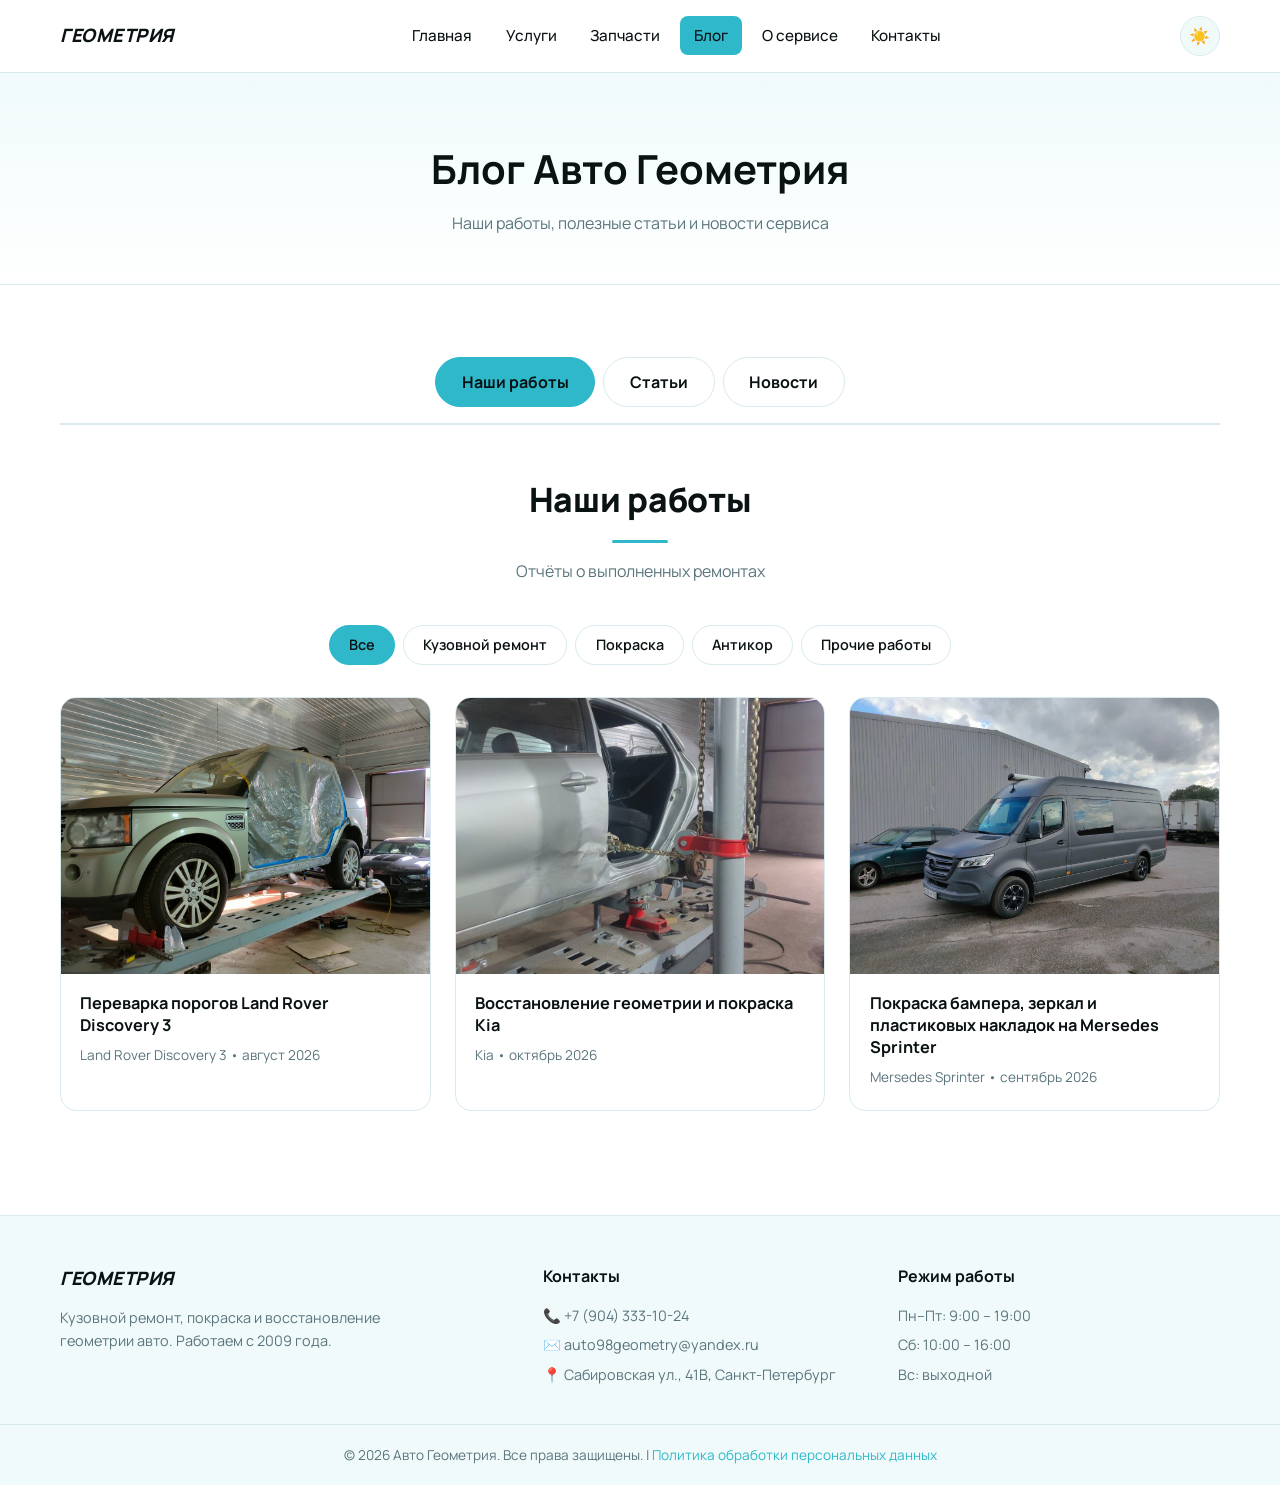
<file: blog.html>
<!DOCTYPE html>
<html lang="ru" data-theme="dark">
<head>
<meta charset="UTF-8">
<meta name="viewport" content="width=device-width, initial-scale=1.0">
<title>Блог — Авто Геометрия</title>
<link rel="preconnect" href="https://fonts.googleapis.com">
<link rel="preconnect" href="https://fonts.gstatic.com" crossorigin>
<link href="https://fonts.googleapis.com/css2?family=Manrope:wght@400;500;600;700;800&display=swap" rel="stylesheet">
<link rel="stylesheet" href="css/style.css">
</head>
<body>

<header class="header">
  <nav class="nav container">
    <a href="index.html" class="logo">ГЕОМЕТРИЯ</a>
    <ul class="nav-menu" id="navMenu">
      <li><a href="index.html" class="nav-link">Главная</a></li>
      <li><a href="services.html" class="nav-link">Услуги</a></li>
      <li><a href="parts.html" class="nav-link">Запчасти</a></li>
      <li><a href="blog.html" class="nav-link active">Блог</a></li>
      <li><a href="about.html" class="nav-link">О сервисе</a></li>
      <li><a href="contacts.html" class="nav-link">Контакты</a></li>
    </ul>
    <div class="nav-actions">
      <button class="theme-toggle" id="themeToggle" aria-label="Переключить тему"><span class="theme-icon">🌙</span></button>
      <button class="burger" id="burger" aria-label="Меню"><span></span><span></span><span></span></button>
    </div>
  </nav>
</header>

<main>

  <section class="page-hero">
    <div class="container">
      <h1>Блог Авто Геометрия</h1>
      <p>Наши работы, полезные статьи и новости сервиса</p>
    </div>
  </section>

  <section class="section">
    <div class="container">

      <div class="blog-tabs">
        <button class="blog-tab active" data-tab="tab-works">Наши работы</button>
        <button class="blog-tab" data-tab="tab-articles">Статьи</button>
        <button class="blog-tab" data-tab="tab-news">Новости</button>
      </div>

      <div class="blog-section active" id="tab-works">
        <h2 class="section-title">Наши работы</h2>
        <p class="section-sub">Отчёты о выполненных ремонтах</p>

        <div class="filter-tabs" id="workFilters">
          <button class="filter-btn active" data-filter="all">Все</button>
          <button class="filter-btn" data-filter="body">Кузовной ремонт</button>
          <button class="filter-btn" data-filter="paint">Покраска</button>
          <button class="filter-btn" data-filter="anticor">Антикор</button>
          <button class="filter-btn" data-filter="other">Прочие работы</button>
        </div>

        <div class="grid grid-works" id="worksGrid">
          <p style="grid-column:1/-1;text-align:center;color:var(--text-muted);padding:2rem;">Загрузка работ…</p>
        </div>
      </div>

      <div class="blog-section" id="tab-articles">
        <h2 class="section-title">Полезные статьи</h2>
        <p class="section-sub">Советы по кузовному ремонту, покраске и уходу за авто</p>
        <div class="grid grid-works">
          <p style="grid-column:1/-1;text-align:center;color:var(--text-muted);padding:2rem;">Статьи появятся здесь совсем скоро.</p>
        </div>
      </div>

      <div class="blog-section" id="tab-news">
        <h2 class="section-title">Новости сервиса</h2>
        <p class="section-sub">Акции, обновления оборудования и события</p>
        <div class="grid grid-works">
          <p style="grid-column:1/-1;text-align:center;color:var(--text-muted);padding:2rem;">Новости появятся здесь совсем скоро.</p>
        </div>
      </div>

    </div>
  </section>

</main>

<footer class="footer">
  <div class="container footer-grid">
    <div>
      <div class="logo">ГЕОМЕТРИЯ</div>
      <p class="footer-text">Кузовной ремонт, покраска и восстановление геометрии авто. Работаем с 2009 года.</p>
    </div>
    <div>
      <h4>Контакты</h4>
      <p>📞 <a href="tel:+79043331024" data-contact="phoneLink">+7 (904) 333-10-24</a></p>
      <p>✉️ <a href="mailto:auto98geometry@yandex.ru" data-contact="emailLink">auto98geometry@yandex.ru</a></p>
      <p>📍 <span data-contact="address">Сабировская ул., 41В, Санкт-Петербург</span></p>
    </div>
    <div>
      <h4>Режим работы</h4>
      <div data-contact="workHours">
        <p>Пн–Пт: 9:00 – 19:00</p>
        <p>Сб: 10:00 – 16:00</p>
        <p>Вс: выходной</p>
      </div>
    </div>
  </div>
  <div class="footer-bottom">
    © 2026 Авто Геометрия. Все права защищены. | <a href="index.html#privacy" style="color:var(--accent);">Политика обработки персональных данных</a>
  </div>
</footer>

<script src="js/script.js"></script>
<script>
(function initBlog() {
  document.querySelectorAll('.blog-tab').forEach(tab => {
    tab.addEventListener('click', () => {
      document.querySelectorAll('.blog-tab').forEach(t => t.classList.remove('active'));
      document.querySelectorAll('.blog-section').forEach(s => s.classList.remove('active'));
      tab.classList.add('active');
      document.getElementById(tab.dataset.tab).classList.add('active');
    });
  });

  fetch('data/works.json?v=' + Date.now())
    .then(r => r.json())
    .then(data => {
      const grid = document.getElementById('worksGrid');
      const items = (data.items || []).sort((a, b) => b.id - a.id);
      if (!items.length) {
        grid.innerHTML = '<p style="grid-column:1/-1;text-align:center;color:var(--text-muted);padding:2rem;">Работ пока нет.</p>';
        return;
      }
      grid.innerHTML = items.map(w => {
        const img = w.images && w.images[0]
          ? `<img src="${w.images[0]}" alt="${escapeHtml(w.title)}" loading="lazy">`
          : `<div class="img-placeholder">📐</div>`;
        return `
          <a href="work.html?id=${w.id}" class="work-card" data-category="${w.category}">
            ${img}
            <div class="work-caption">
              <h3>${escapeHtml(w.title)}</h3>
              <span>${escapeHtml(w.car)} • ${escapeHtml((w.date || '').toLowerCase())}</span>
            </div>
          </a>`;
      }).join('');

      document.querySelectorAll('#workFilters .filter-btn').forEach(btn => {
        btn.addEventListener('click', () => {
          const filter = btn.dataset.filter;
          document.querySelectorAll('#workFilters .filter-btn').forEach(b => b.classList.remove('active'));
          btn.classList.add('active');
          grid.querySelectorAll('.work-card').forEach(card => {
            const cat = card.dataset.category;
            if (filter === 'all' || cat === filter) card.classList.remove('hidden');
            else card.classList.add('hidden');
          });
        });
      });
    })
    .catch(err => {
      document.getElementById('worksGrid').innerHTML =
        '<p style="grid-column:1/-1;text-align:center;color:var(--danger);padding:2rem;">Не удалось загрузить работы</p>';
      console.error(err);
    });

  function escapeHtml(s) {
    return String(s || '').replace(/&/g, '&amp;').replace(/</g, '&lt;')
      .replace(/>/g, '&gt;').replace(/"/g, '&quot;').replace(/'/g, '&#39;');
  }
})();
</script>
</body>
</html>
</file>
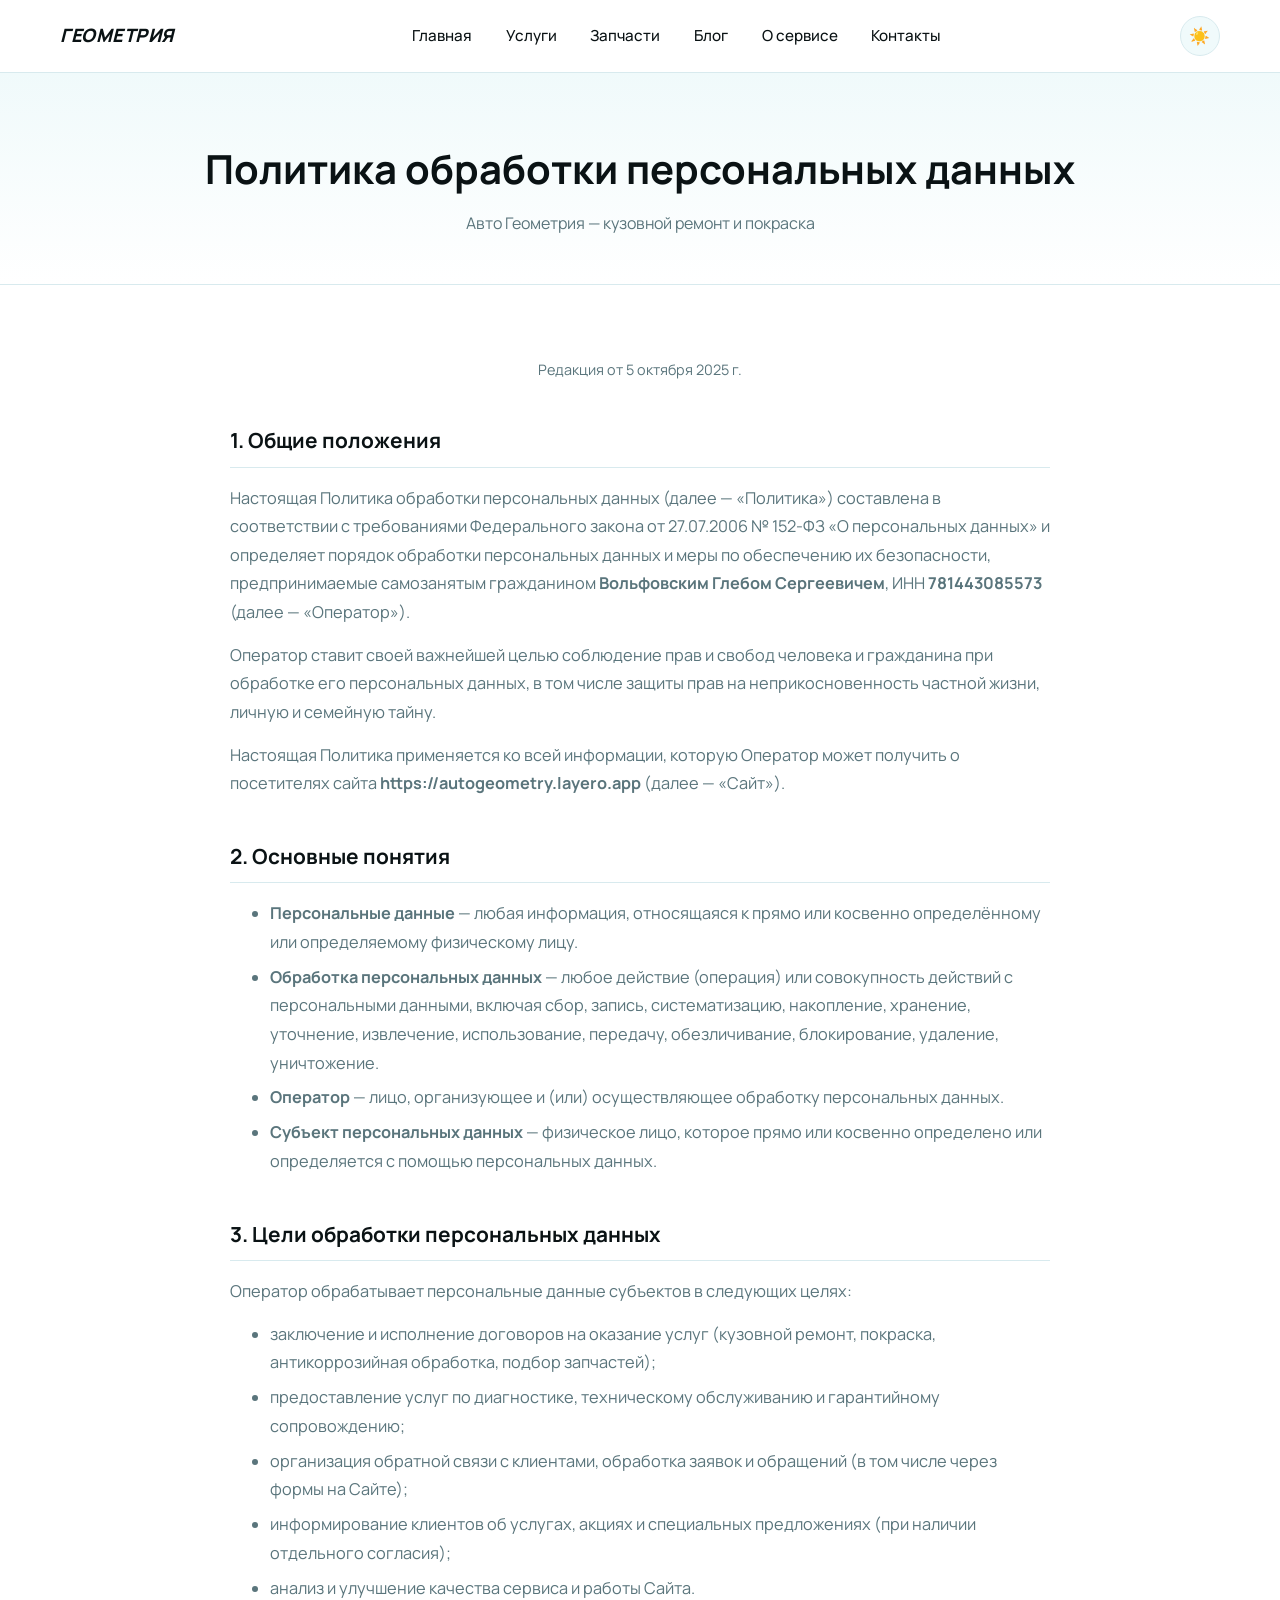
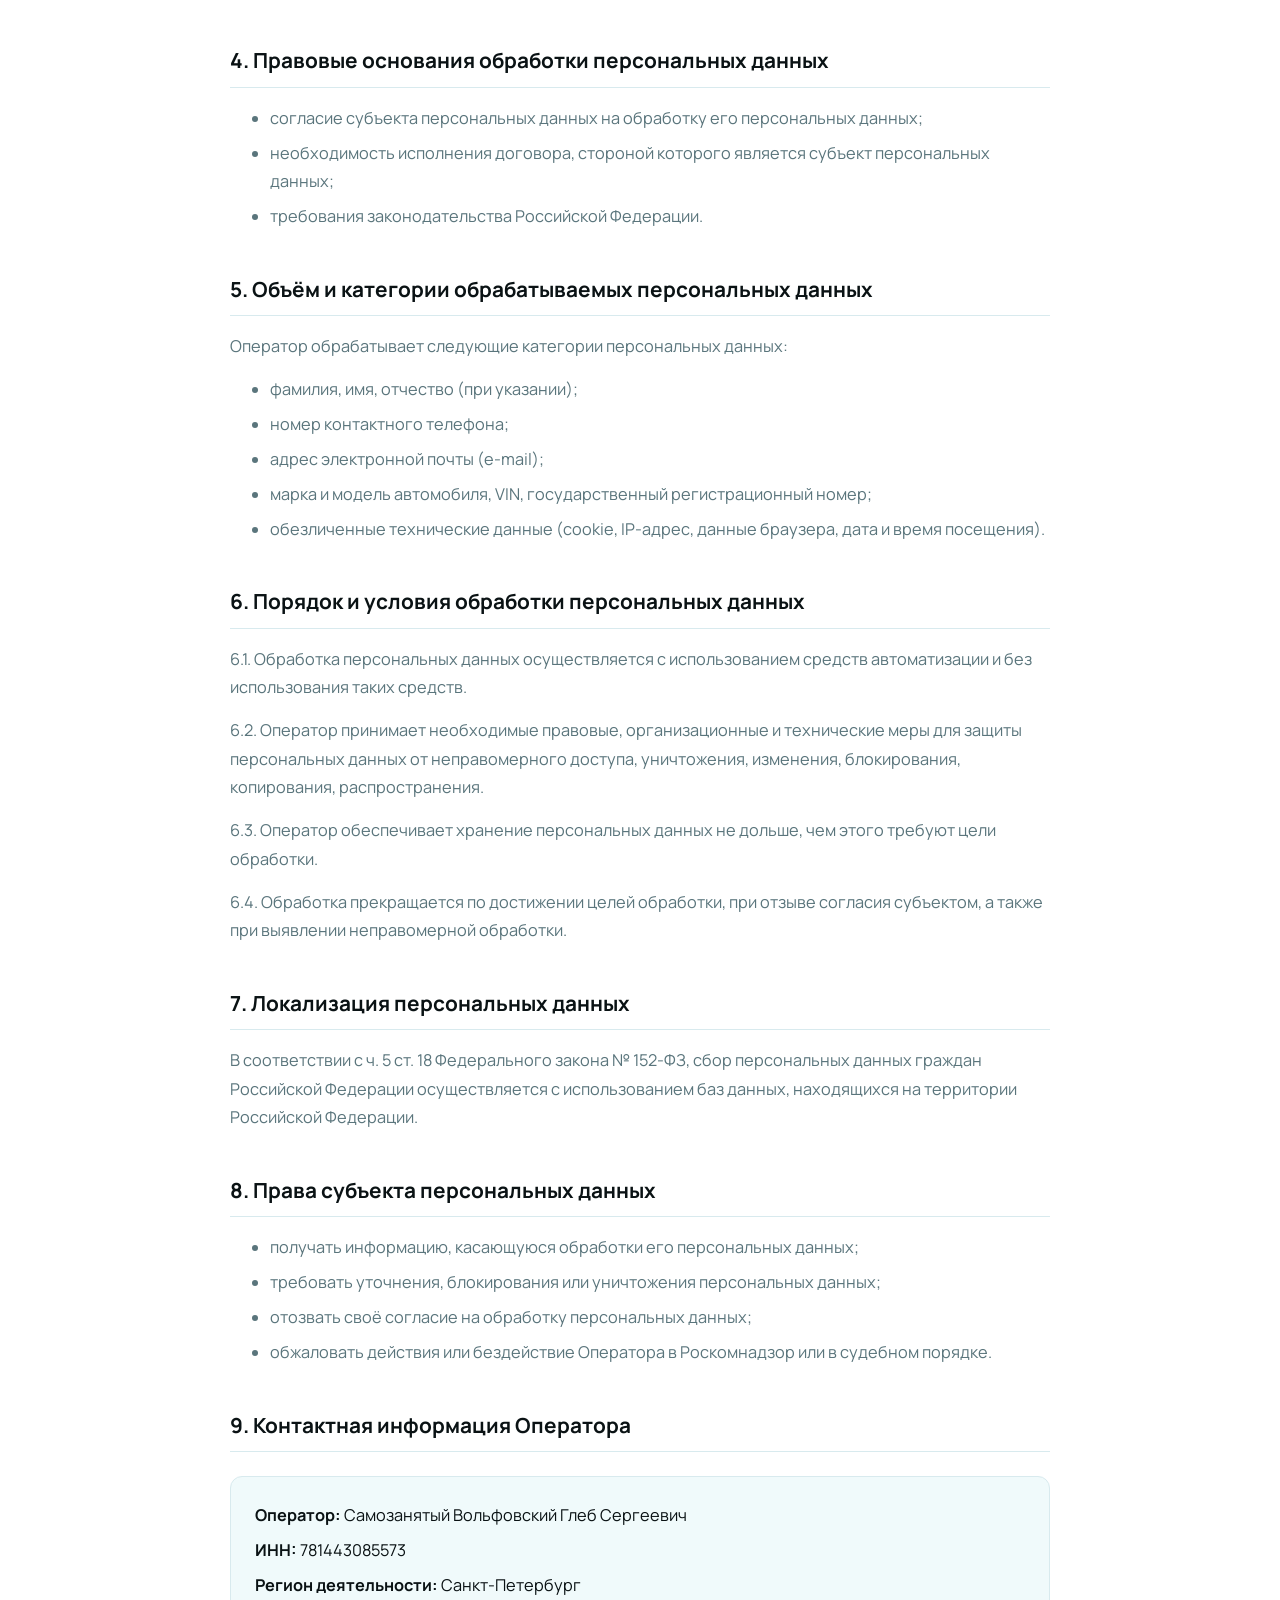
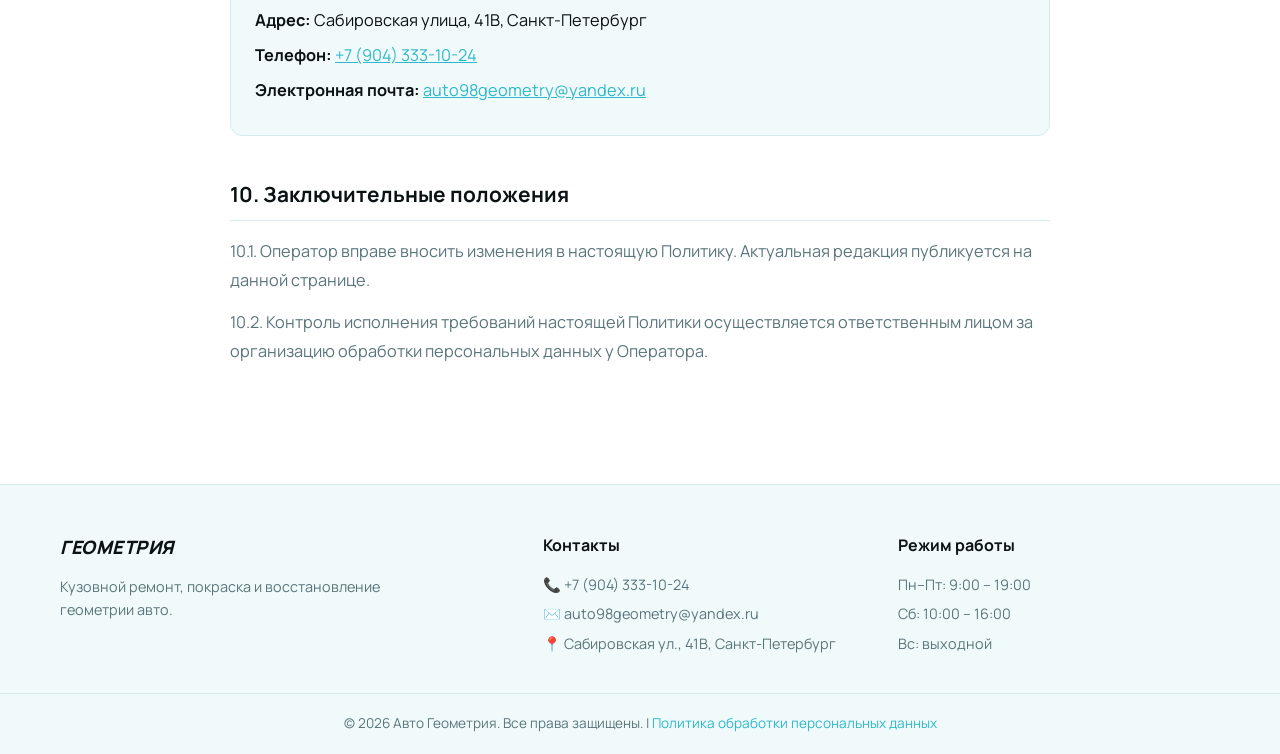
<file: privasy.html>
<!DOCTYPE html>
<html lang="ru" data-theme="dark">
<head>
<meta charset="UTF-8">
<meta name="viewport" content="width=device-width, initial-scale=1.0">
<title>Политика обработки персональных данных — Авто Геометрия</title>
<meta name="robots" content="noindex, follow">
<link rel="preconnect" href="https://fonts.googleapis.com">
<link rel="preconnect" href="https://fonts.gstatic.com" crossorigin>
<link href="https://fonts.googleapis.com/css2?family=Manrope:wght@400;500;600;700;800&display=swap" rel="stylesheet">
<link rel="stylesheet" href="css/style.css">
<style>
  .privacy-content { max-width: 820px; margin: 0 auto; font-size: 1.02rem; line-height: 1.75; }
  .privacy-content h2 { font-size: 1.3rem; margin: 2.5rem 0 1rem; color: var(--text); padding-bottom: 0.5rem; border-bottom: 1px solid var(--border); }
  .privacy-content p { color: var(--text-muted); margin-bottom: 0.9rem; }
  .privacy-content ul { color: var(--text-muted); margin: 0.5rem 0 1rem 1.3rem; }
  .privacy-content li { margin-bottom: 0.4rem; }
  .privacy-content a { color: var(--accent); text-decoration: underline; }
  .privacy-content .requisites { background: var(--bg-alt); border: 1px solid var(--border); border-radius: 12px; padding: 1.5rem; margin: 1.5rem 0; }
  .privacy-content .requisites p { margin-bottom: 0.4rem; color: var(--text); }
  .privacy-meta { text-align: center; color: var(--text-muted); font-size: 0.9rem; margin-bottom: 2rem; }
</style>
</head>
<body>

<header class="header">
  <nav class="nav container">
    <a href="index.html" class="logo">ГЕО<span>МЕТРИЯ</span></a>
    <ul class="nav-menu" id="navMenu">
      <li><a href="index.html" class="nav-link">Главная</a></li>
      <li><a href="services.html" class="nav-link">Услуги</a></li>
      <li><a href="parts.html" class="nav-link">Запчасти</a></li>
      <li><a href="blog.html" class="nav-link">Блог</a></li>
      <li><a href="about.html" class="nav-link">О сервисе</a></li>
      <li><a href="contacts.html" class="nav-link">Контакты</a></li>
    </ul>
    <div class="nav-actions">
      <button class="theme-toggle" id="themeToggle" aria-label="Переключить тему"><span class="theme-icon">🌙</span></button>
      <button class="burger" id="burger" aria-label="Меню"><span></span><span></span><span></span></button>
    </div>
  </nav>
</header>

<main>
  <section class="page-hero">
    <div class="container">
      <h1>Политика обработки персональных данных</h1>
      <p>Авто Геометрия — кузовной ремонт и покраска</p>
    </div>
  </section>

  <section class="section">
    <div class="container">
      <div class="privacy-content">

        <p class="privacy-meta">Редакция от 5 октября 2025 г.</p>

        <h2>1. Общие положения</h2>
        <p>Настоящая Политика обработки персональных данных (далее — «Политика») составлена в соответствии с требованиями Федерального закона от 27.07.2006 № 152-ФЗ «О персональных данных» и определяет порядок обработки персональных данных и меры по обеспечению их безопасности, предпринимаемые самозанятым гражданином <strong>Вольфовским Глебом Сергеевичем</strong>, ИНН <strong>781443085573</strong> (далее — «Оператор»).</p>
        <p>Оператор ставит своей важнейшей целью соблюдение прав и свобод человека и гражданина при обработке его персональных данных, в том числе защиты прав на неприкосновенность частной жизни, личную и семейную тайну.</p>
        <p>Настоящая Политика применяется ко всей информации, которую Оператор может получить о посетителях сайта <strong>https://autogeometry.layero.app</strong> (далее — «Сайт»).</p>

        <h2>2. Основные понятия</h2>
        <ul>
          <li><strong>Персональные данные</strong> — любая информация, относящаяся к прямо или косвенно определённому или определяемому физическому лицу.</li>
          <li><strong>Обработка персональных данных</strong> — любое действие (операция) или совокупность действий с персональными данными, включая сбор, запись, систематизацию, накопление, хранение, уточнение, извлечение, использование, передачу, обезличивание, блокирование, удаление, уничтожение.</li>
          <li><strong>Оператор</strong> — лицо, организующее и (или) осуществляющее обработку персональных данных.</li>
          <li><strong>Субъект персональных данных</strong> — физическое лицо, которое прямо или косвенно определено или определяется с помощью персональных данных.</li>
        </ul>

        <h2>3. Цели обработки персональных данных</h2>
        <p>Оператор обрабатывает персональные данные субъектов в следующих целях:</p>
        <ul>
          <li>заключение и исполнение договоров на оказание услуг (кузовной ремонт, покраска, антикоррозийная обработка, подбор запчастей);</li>
          <li>предоставление услуг по диагностике, техническому обслуживанию и гарантийному сопровождению;</li>
          <li>организация обратной связи с клиентами, обработка заявок и обращений (в том числе через формы на Сайте);</li>
          <li>информирование клиентов об услугах, акциях и специальных предложениях (при наличии отдельного согласия);</li>
          <li>анализ и улучшение качества сервиса и работы Сайта.</li>
        </ul>

        <h2>4. Правовые основания обработки персональных данных</h2>
        <ul>
          <li>согласие субъекта персональных данных на обработку его персональных данных;</li>
          <li>необходимость исполнения договора, стороной которого является субъект персональных данных;</li>
          <li>требования законодательства Российской Федерации.</li>
        </ul>

        <h2>5. Объём и категории обрабатываемых персональных данных</h2>
        <p>Оператор обрабатывает следующие категории персональных данных:</p>
        <ul>
          <li>фамилия, имя, отчество (при указании);</li>
          <li>номер контактного телефона;</li>
          <li>адрес электронной почты (e-mail);</li>
          <li>марка и модель автомобиля, VIN, государственный регистрационный номер;</li>
          <li>обезличенные технические данные (cookie, IP-адрес, данные браузера, дата и время посещения).</li>
        </ul>

        <h2>6. Порядок и условия обработки персональных данных</h2>
        <p>6.1. Обработка персональных данных осуществляется с использованием средств автоматизации и без использования таких средств.</p>
        <p>6.2. Оператор принимает необходимые правовые, организационные и технические меры для защиты персональных данных от неправомерного доступа, уничтожения, изменения, блокирования, копирования, распространения.</p>
        <p>6.3. Оператор обеспечивает хранение персональных данных не дольше, чем этого требуют цели обработки.</p>
        <p>6.4. Обработка прекращается по достижении целей обработки, при отзыве согласия субъектом, а также при выявлении неправомерной обработки.</p>

        <h2>7. Локализация персональных данных</h2>
        <p>В соответствии с ч. 5 ст. 18 Федерального закона № 152-ФЗ, сбор персональных данных граждан Российской Федерации осуществляется с использованием баз данных, находящихся на территории Российской Федерации.</p>

        <h2>8. Права субъекта персональных данных</h2>
        <ul>
          <li>получать информацию, касающуюся обработки его персональных данных;</li>
          <li>требовать уточнения, блокирования или уничтожения персональных данных;</li>
          <li>отозвать своё согласие на обработку персональных данных;</li>
          <li>обжаловать действия или бездействие Оператора в Роскомнадзор или в судебном порядке.</li>
        </ul>

        <h2>9. Контактная информация Оператора</h2>
        <div class="requisites">
          <p><strong>Оператор:</strong> Самозанятый Вольфовский Глеб Сергеевич</p>
          <p><strong>ИНН:</strong> 781443085573</p>
          <p><strong>Регион деятельности:</strong> Санкт-Петербург</p>
          <p><strong>Адрес:</strong> Сабировская улица, 41В, Санкт-Петербург</p>
          <p><strong>Телефон:</strong> <a href="tel:+79043331024">+7 (904) 333-10-24</a></p>
          <p><strong>Электронная почта:</strong> <a href="mailto:auto98geometry@yandex.ru">auto98geometry@yandex.ru</a></p>
        </div>

        <h2>10. Заключительные положения</h2>
        <p>10.1. Оператор вправе вносить изменения в настоящую Политику. Актуальная редакция публикуется на данной странице.</p>
        <p>10.2. Контроль исполнения требований настоящей Политики осуществляется ответственным лицом за организацию обработки персональных данных у Оператора.</p>

      </div>
    </div>
  </section>
</main>

<footer class="footer">
  <div class="container footer-grid">
    <div>
      <div class="logo">ГЕО<span>МЕТРИЯ</span></div>
      <p class="footer-text">Кузовной ремонт, покраска и восстановление геометрии авто.</p>
    </div>
    <div>
      <h4>Контакты</h4>
      <p>📞 <a href="tel:+79043331024">+7 (904) 333-10-24</a></p>
      <p>✉️ <a href="mailto:auto98geometry@yandex.ru">auto98geometry@yandex.ru</a></p>
      <p>📍 Сабировская ул., 41В, Санкт-Петербург</p>
    </div>
    <div>
      <h4>Режим работы</h4>
      <p>Пн–Пт: 9:00 – 19:00</p>
      <p>Сб: 10:00 – 16:00</p>
      <p>Вс: выходной</p>
    </div>
  </div>
  <div class="footer-bottom">
    © 2026 Авто Геометрия. Все права защищены. | <a href="privacy.html" style="color:var(--accent);">Политика обработки персональных данных</a>
  </div>
</footer>

<script src="js/script.js"></script>
</body>
</html>
</file>
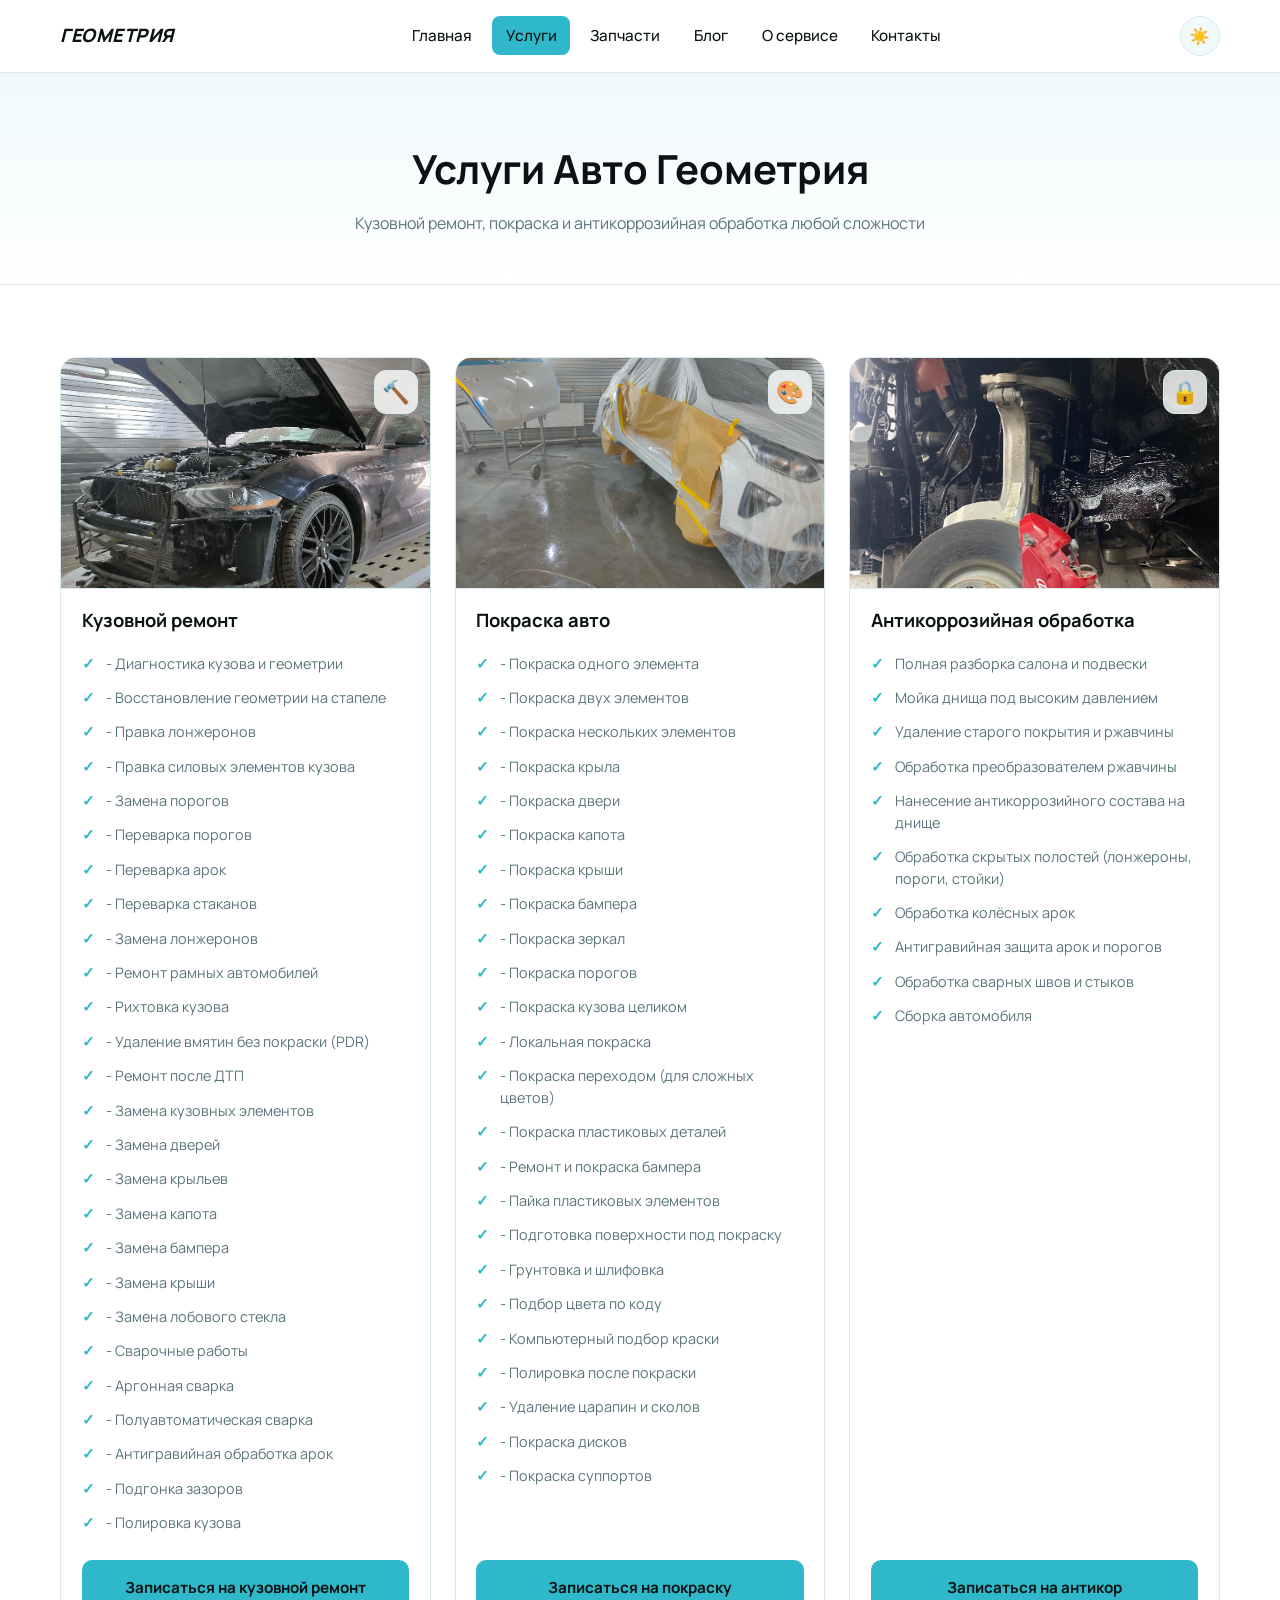
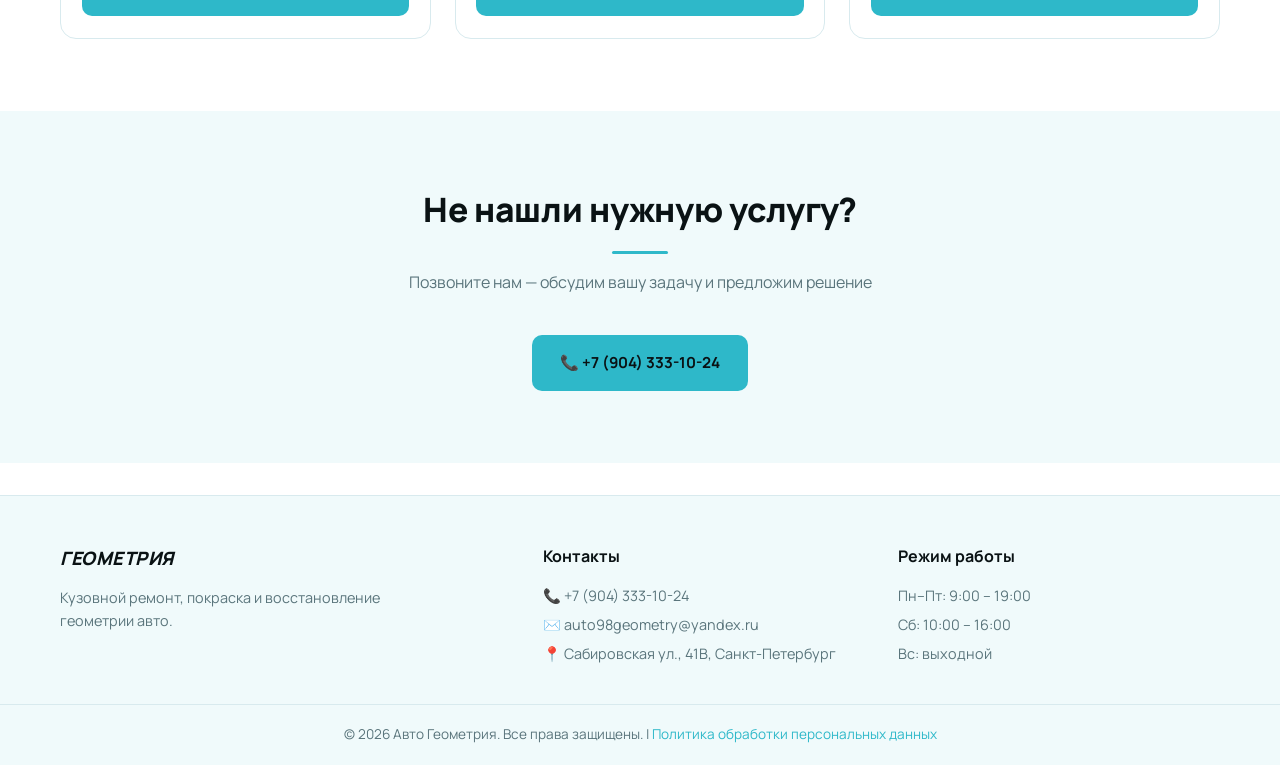
<file: services.html>
<!DOCTYPE html>
<html lang="ru" data-theme="dark">
<head>
<meta charset="UTF-8">
<meta name="viewport" content="width=device-width, initial-scale=1.0">
<title>Услуги — Авто Геометрия</title>
<link rel="preconnect" href="https://fonts.googleapis.com">
<link rel="preconnect" href="https://fonts.gstatic.com" crossorigin>
<link href="https://fonts.googleapis.com/css2?family=Manrope:wght@400;500;600;700;800&display=swap" rel="stylesheet">
<link rel="stylesheet" href="css/style.css">
</head>
<body>

<header class="header">
  <nav class="nav container">
    <a href="index.html" class="logo">ГЕОМЕТРИЯ</a>
    <ul class="nav-menu" id="navMenu">
      <li><a href="index.html" class="nav-link">Главная</a></li>
      <li><a href="services.html" class="nav-link active">Услуги</a></li>
      <li><a href="parts.html" class="nav-link">Запчасти</a></li>
      <li><a href="blog.html" class="nav-link">Блог</a></li>
      <li><a href="about.html" class="nav-link">О сервисе</a></li>
      <li><a href="contacts.html" class="nav-link">Контакты</a></li>
    </ul>
    <div class="nav-actions">
      <button class="theme-toggle" id="themeToggle" aria-label="Переключить тему"><span class="theme-icon">🌙</span></button>
      <button class="burger" id="burger" aria-label="Меню"><span></span><span></span><span></span></button>
    </div>
  </nav>
</header>

<main>
  <section class="page-hero">
    <div class="container">
      <h1>Услуги Авто Геометрия</h1>
      <p>Кузовной ремонт, покраска и антикоррозийная обработка любой сложности</p>
    </div>
  </section>

  <section class="section">
    <div class="container">
      <div class="grid grid-services" id="servicesGrid">
        <p style="grid-column:1/-1;text-align:center;color:var(--text-muted);padding:2rem;">Загрузка услуг…</p>
      </div>
    </div>
  </section>

  <section class="section section-alt">
    <div class="container container-narrow" style="text-align:center;">
      <h2 class="section-title">Не нашли нужную услугу?</h2>
      <p class="section-sub">Позвоните нам — обсудим вашу задачу и предложим решение</p>
      <a href="tel:+79043331024" class="btn btn-primary">📞 +7 (904) 333-10-24</a>
    </div>
  </section>
</main>

<footer class="footer">
  <div class="container footer-grid">
    <div>
      <div class="logo">ГЕОМЕТРИЯ</div>
      <p class="footer-text">Кузовной ремонт, покраска и восстановление геометрии авто.</p>
    </div>
    <div>
      <h4>Контакты</h4>
      <p>📞 <a href="tel:+79043331024" data-contact="phoneLink">+7 (904) 333-10-24</a></p>
      <p>✉️ <a href="mailto:auto98geometry@yandex.ru" data-contact="emailLink">auto98geometry@yandex.ru</a></p>
      <p>📍 <span data-contact="address">Сабировская ул., 41В, Санкт-Петербург</span></p>
    </div>
    <div>
      <h4>Режим работы</h4>
      <div data-contact="workHours">
        <p>Пн–Пт: 9:00 – 19:00</p>
        <p>Сб: 10:00 – 16:00</p>
        <p>Вс: выходной</p>
      </div>
    </div>
  </div>
  <div class="footer-bottom">
    © 2026 Авто Геометрия. Все права защищены. | <a href="index.html#privacy" style="color:var(--accent);">Политика обработки персональных данных</a>
  </div>
</footer>

<script src="js/script.js"></script>
<script>
(function initServicesPage() {
  fetch('data/services.json?v=' + Date.now())
    .then(r => r.json())
    .then(data => {
      const grid = document.getElementById('servicesGrid');
      const services = data.items || [];
      if (!services.length) {
        grid.innerHTML = '<p style="grid-column:1/-1;text-align:center;color:var(--text-muted);padding:2rem;">Услуг пока нет.</p>';
        return;
      }

      grid.innerHTML = services.map(s => {
        let imageBlock;
        if (s.image) {
          imageBlock = `
            <div class="service-image">
              <img src="${escapeHtml(s.image)}" alt="${escapeHtml(s.title)}" loading="lazy">
              <div class="icon-badge">${escapeHtml(s.icon || '🔧')}</div>
            </div>`;
        } else {
          imageBlock = `
            <div class="service-image">
              <div class="img-placeholder">${escapeHtml(s.icon || '🔧')}</div>
              <div class="icon-badge">${escapeHtml(s.icon || '🔧')}</div>
            </div>`;
        }

        const items = (s.listItems || []).map(item =>
          `<li>${escapeHtml(item)}</li>`
        ).join('');

        return `
          <div class="service-card">
            ${imageBlock}
            <div class="service-body">
              <h3>${escapeHtml(s.title)}</h3>
              <ul class="service-items">${items}</ul>
              <a href="contacts.html" class="btn btn-primary btn-block">${escapeHtml(s.buttonText || 'Записаться')}</a>
            </div>
          </div>`;
      }).join('');
    })
    .catch(() => {
      document.getElementById('servicesGrid').innerHTML = '<p style="grid-column:1/-1;text-align:center;color:var(--danger);padding:2rem;">Не удалось загрузить услуги</p>';
    });

  function escapeHtml(s) {
    return String(s || '').replace(/&/g, '&amp;').replace(/</g, '&lt;')
      .replace(/>/g, '&gt;').replace(/"/g, '&quot;').replace(/'/g, '&#39;');
  }
})();
</script>
</body>
</html>
</file>
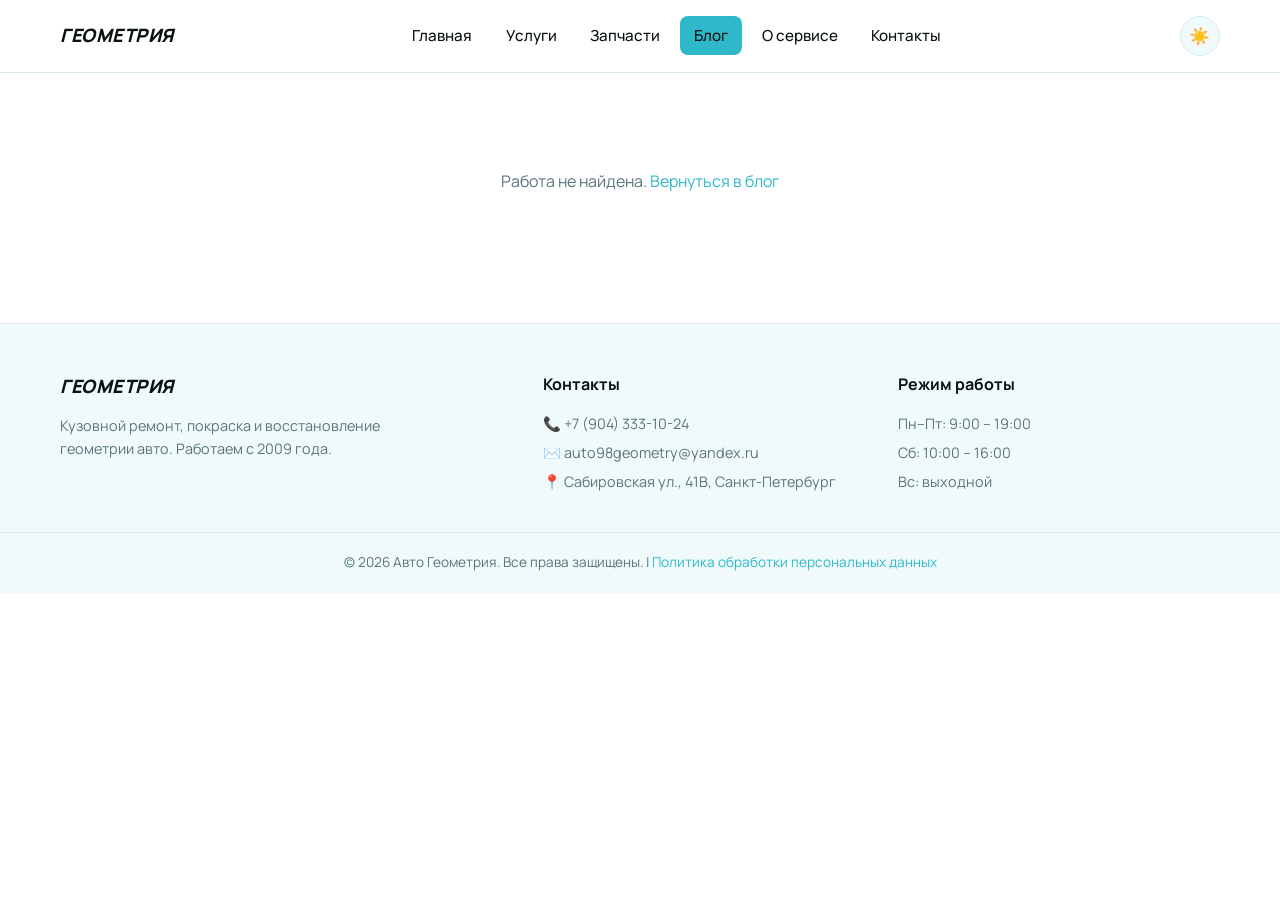
<file: work.html>
<!DOCTYPE html>
<html lang="ru" data-theme="dark">
<head>
<meta charset="UTF-8">
<meta name="viewport" content="width=device-width, initial-scale=1.0">
<title>Работа — Авто Геометрия</title>
<link rel="preconnect" href="https://fonts.googleapis.com">
<link rel="preconnect" href="https://fonts.gstatic.com" crossorigin>
<link href="https://fonts.googleapis.com/css2?family=Manrope:wght@400;500;600;700;800&display=swap" rel="stylesheet">
<link rel="stylesheet" href="css/style.css">
</head>
<body>

<header class="header">
  <nav class="nav container">
    <a href="index.html" class="logo">ГЕОМЕТРИЯ</a>
    <ul class="nav-menu" id="navMenu">
      <li><a href="index.html" class="nav-link">Главная</a></li>
      <li><a href="services.html" class="nav-link">Услуги</a></li>
      <li><a href="parts.html" class="nav-link">Запчасти</a></li>
      <li><a href="blog.html" class="nav-link active">Блог</a></li>
      <li><a href="about.html" class="nav-link">О сервисе</a></li>
      <li><a href="contacts.html" class="nav-link">Контакты</a></li>
    </ul>
    <div class="nav-actions">
      <button class="theme-toggle" id="themeToggle" aria-label="Переключить тему"><span class="theme-icon">🌙</span></button>
      <button class="burger" id="burger" aria-label="Меню"><span></span><span></span><span></span></button>
    </div>
  </nav>
</header>

<main id="workContainer">
  <div class="container" style="padding:6rem 1.25rem;text-align:center;">
    <p style="color:var(--text-muted);">Загрузка…</p>
  </div>
</main>

<footer class="footer">
  <div class="container footer-grid">
    <div>
      <div class="logo">ГЕОМЕТРИЯ</div>
      <p class="footer-text">Кузовной ремонт, покраска и восстановление геометрии авто. Работаем с 2009 года.</p>
    </div>
    <div>
      <h4>Контакты</h4>
      <p>📞 <a href="tel:+79043331024" data-contact="phoneLink">+7 (904) 333-10-24</a></p>
      <p>✉️ <a href="mailto:auto98geometry@yandex.ru" data-contact="emailLink">auto98geometry@yandex.ru</a></p>
      <p>📍 <span data-contact="address">Сабировская ул., 41В, Санкт-Петербург</span></p>
    </div>
    <div>
      <h4>Режим работы</h4>
      <div data-contact="workHours">
        <p>Пн–Пт: 9:00 – 19:00</p>
        <p>Сб: 10:00 – 16:00</p>
        <p>Вс: выходной</p>
      </div>
    </div>
  </div>
  <div class="footer-bottom">
    © 2026 Авто Геометрия. Все права защищены. | <a href="index.html#privacy" style="color:var(--accent);">Политика обработки персональных данных</a>
  </div>
</footer>

<script src="js/script.js"></script>
<script>
(function initWork() {
  const CATEGORY_LABELS = {
    body: 'Кузовной ремонт', paint: 'Покраска',
    anticor: 'Антикор', other: 'Прочие работы'
  };

  const params = new URLSearchParams(window.location.search);
  const id = Number(params.get('id'));
  const container = document.getElementById('workContainer');

  if (!id) {
    container.innerHTML = '<div class="container container-narrow" style="padding:6rem 1.25rem;text-align:center;"><p style="color:var(--text-muted);">Работа не найдена. <a href="blog.html" style="color:var(--accent);">Вернуться в блог</a></p></div>';
    return;
  }

  fetch('data/works.json?v=' + Date.now())
    .then(r => r.json())
    .then(data => {
      const work = (data.items || []).find(w => w.id === id);
      if (!work) {
        container.innerHTML = '<div class="container container-narrow" style="padding:6rem 1.25rem;text-align:center;"><p style="color:var(--text-muted);">Работа не найдена. <a href="blog.html" style="color:var(--accent);">Вернуться в блог</a></p></div>';
        return;
      }
      document.title = work.title + ' — Авто Геометрия';

      const gallery = (work.images && work.images.length)
        ? work.images.map((src, i) =>
            `<img src="${src}" alt="${escapeHtml(work.title)} — фото ${i + 1}" loading="lazy">`
          ).join('')
        : '<div class="img-placeholder large">📸 Фото скоро</div>';

      const descBlocks = (work.description || '').split(/\n\s*\n/)
        .map(b => `<p>${escapeHtml(b).replace(/\n/g, '<br>')}</p>`).join('');

      container.innerHTML = `
        <div class="container">
          <div class="breadcrumbs">
            <a href="index.html">Главная</a><span>/</span>
            <a href="blog.html">Блог</a><span>/</span>
            ${escapeHtml(work.title)}
          </div>
        </div>
        <section class="article-hero">
          <div class="container container-narrow">
            <span class="article-date">${escapeHtml(work.date || '')}</span>
            <h1>${escapeHtml(work.title)}</h1>
            <p class="article-meta">${escapeHtml(work.car)} • ${escapeHtml(CATEGORY_LABELS[work.category] || 'Работа')}</p>
          </div>
        </section>
        <section class="section" style="padding-top:0;">
          <div class="container container-narrow">
            <div class="article-gallery">${gallery}</div>
            <div class="article-content">${descBlocks}</div>
          </div>
        </section>
        <section class="section section-alt">
          <div class="container container-narrow">
            <h2 class="section-title">Записаться на ремонт</h2>
            <p class="section-sub">Оставьте заявку — мы перезвоним в течение 15 минут</p>
            <form class="contact-form" id="bookingForm" novalidate>
              <div class="form-row">
                <div class="form-group">
                  <label for="name">Ваше имя *</label>
                  <input type="text" id="name" name="name" placeholder="Иван" required>
                </div>
                <div class="form-group">
                  <label for="phone">Телефон *</label>
                  <input type="tel" id="phone" name="phone" placeholder="+7 (___) ___-__-__" required>
                </div>
              </div>
              <div class="form-group">
                <label for="service">Услуга</label>
                <select id="service" name="service">
                  <option value="">— Выберите услугу —</option>
                  <option>Кузовной ремонт</option>
                  <option>Восстановление геометрии</option>
                  <option>Покраска авто</option>
                  <option>Антикоррозийная обработка</option>
                  <option>Удаление вмятин</option>
                  <option>Подбор запчастей</option>
                  <option>Другое</option>
                </select>
              </div>
              <div class="form-group">
                <label for="comment">Комментарий</label>
                <textarea id="comment" name="comment" rows="4" placeholder="Марка авто, описание задачи"></textarea>
              </div>
              <div class="form-group form-consent">
                <label class="checkbox-label">
                  <input type="checkbox" id="consent" name="consent" required>
                  <span>Я согласен на обработку персональных данных в соответствии с <a href="index.html#privacy">Политикой обработки персональных данных</a></span>
                </label>
              </div>
              <button type="submit" class="btn btn-primary btn-block">Отправить заявку</button>
              <p class="form-note">Мы не передаём ваши данные третьим лицам.</p>
            </form>
          </div>
        </section>`;

      if (window.initBookingFormDynamic) window.initBookingFormDynamic();
    })
    .catch(err => {
      container.innerHTML = '<div class="container" style="padding:6rem 1.25rem;text-align:center;"><p style="color:var(--danger);">Не удалось загрузить работу</p></div>';
      console.error(err);
    });

  function escapeHtml(s) {
    return String(s || '').replace(/&/g, '&amp;').replace(/</g, '&lt;')
      .replace(/>/g, '&gt;').replace(/"/g, '&quot;').replace(/'/g, '&#39;');
  }
})();
</script>
</body>
</html>
</file>
<file: css/style.css>
/* ===== ПЕРЕМЕННЫЕ ТЕМ ===== */
:root[data-theme="dark"] {
  --bg: #0a1214; --bg-alt: #101a1d; --card: #152024;
  --border: #1f2e33; --text: #e6f4f7; --text-muted: #8fa5ab;
  --accent: #3ec8d9; --accent-hover: #2ab0c1; --accent-text: #0a1214;
  --accent-soft: rgba(62,200,217,0.12);
  --shadow: 0 10px 30px rgba(0,0,0,0.5);
}
:root[data-theme="light"] {
  --bg: #ffffff; --bg-alt: #f0fafb; --card: #ffffff;
  --border: #d8eaee; --text: #0a1214; --text-muted: #5a757c;
  --accent: #2eb8c9; --accent-hover: #1fa3b3; --accent-text: #0a1214;
  --accent-soft: rgba(46,184,201,0.10);
  --shadow: 0 10px 30px rgba(10,18,20,0.08);
}

* { margin: 0; padding: 0; box-sizing: border-box; }
html { scroll-behavior: smooth; scroll-padding-top: 90px; }
body {
  font-family: 'Manrope', -apple-system, BlinkMacSystemFont, sans-serif;
  background: var(--bg); color: var(--text); line-height: 1.6;
  transition: background 0.3s, color 0.3s;
}
a { color: inherit; text-decoration: none; }
img { max-width: 100%; display: block; }
ul { padding-left: 1.2rem; }

.container { width: 100%; max-width: 1200px; margin: 0 auto; padding: 0 1.25rem; }
.container-narrow { max-width: 820px; }

/* ===== ШАПКА ===== */
.header {
  position: sticky; top: 0; z-index: 100;
  background: color-mix(in srgb, var(--bg) 88%, transparent);
  backdrop-filter: blur(14px);
  border-bottom: 1px solid var(--border);
}
.nav { display: flex; align-items: center; justify-content: space-between; padding: 1rem 1.25rem; gap: 1rem; }
.logo {
  font-size: 1.15rem;
  font-weight: 800;
  letter-spacing: 0.5px;
  white-space: nowrap;
  font-style: italic;
  text-transform: uppercase;
  color: var(--text);
  transition: 0.2s;
}
.logo:hover { color: var(--accent); }
.nav-menu { display: flex; gap: 0.4rem; list-style: none; padding: 0; }
.nav-link { padding: 0.55rem 0.85rem; border-radius: 8px; font-weight: 500; font-size: 0.95rem; transition: 0.2s; white-space: nowrap; }
.nav-link:hover { background: var(--bg-alt); }
.nav-link.active { background: var(--accent); color: var(--accent-text); }
.nav-actions { display: flex; align-items: center; gap: 0.5rem; }
.theme-toggle {
  width: 40px; height: 40px; border-radius: 50%;
  border: 1px solid var(--border); background: var(--bg-alt);
  color: var(--text); cursor: pointer; font-size: 1.05rem;
  display: flex; align-items: center; justify-content: center; transition: 0.2s;
}
.theme-toggle:hover { background: var(--accent); color: var(--accent-text); border-color: var(--accent); }
.burger {
  display: none; width: 40px; height: 40px; background: none;
  border: 1px solid var(--border); border-radius: 8px; cursor: pointer;
  padding: 9px 8px; flex-direction: column; justify-content: space-between;
}
.burger span { display: block; height: 2px; background: var(--text); border-radius: 2px; transition: 0.3s; }

/* ===== HERO ===== */
.hero { position: relative; padding: 5rem 0 6rem; overflow: hidden; }
.hero-bg {
  position: absolute; inset: 0;
  background: radial-gradient(circle at 25% 30%, var(--accent-soft), transparent 55%),
              radial-gradient(circle at 80% 70%, rgba(62,200,217,0.10), transparent 60%);
  z-index: 0;
}
.hero-content { position: relative; z-index: 1; max-width: 820px; }
.hero h1 { font-size: clamp(1.8rem, 5vw, 3.4rem); font-weight: 800; line-height: 1.15; margin-bottom: 1rem; letter-spacing: -0.5px; }
.hero h1 span { color: var(--accent); }
.hero p { font-size: clamp(1rem, 2vw, 1.2rem); color: var(--text-muted); margin-bottom: 2rem; max-width: 600px; }
.hero-buttons { display: flex; flex-wrap: wrap; gap: 0.8rem; }

/* ===== КНОПКИ ===== */
.btn {
  display: inline-flex; align-items: center; justify-content: center;
  padding: 0.85rem 1.6rem; border-radius: 10px; font-family: inherit;
  font-weight: 700; font-size: 0.95rem; cursor: pointer;
  border: 2px solid transparent; transition: 0.2s; text-align: center;
}
.btn-primary { background: var(--accent); color: var(--accent-text); }
.btn-primary:hover { background: var(--accent-hover); transform: translateY(-2px); }
.btn-outline { background: transparent; border-color: var(--accent); color: var(--accent); }
.btn-outline:hover { background: var(--accent); color: var(--accent-text); }
.btn-small { padding: 0.5rem 1rem; font-size: 0.85rem; border-radius: 8px; }
.btn-block { width: 100%; }

/* ===== СЕКЦИИ ===== */
.section { padding: 4.5rem 0; }
.section-alt { background: var(--bg-alt); }
.section-title { font-size: clamp(1.5rem, 3.5vw, 2.1rem); font-weight: 800; text-align: center; letter-spacing: -0.3px; }
.section-title::after {
  content: ""; display: block; width: 56px; height: 3px;
  background: var(--accent); margin: 0.85rem auto 0; border-radius: 3px;
}
.section-sub { text-align: center; color: var(--text-muted); margin: 1rem auto 2.5rem; max-width: 620px; }

/* ===== СЕТКИ ===== */
.grid { display: grid; gap: 1.5rem; }
.grid-works { grid-template-columns: repeat(3, 1fr); }
.grid-services { grid-template-columns: repeat(3, 1fr); }
.grid-products { grid-template-columns: repeat(3, 1fr); }

/* ===== ЗАГЛУШКИ ===== */
.img-placeholder {
  aspect-ratio: 4/3;
  background: linear-gradient(135deg, var(--bg-alt) 0%, var(--card) 100%);
  border: 1px dashed var(--border);
  display: flex; align-items: center; justify-content: center;
  font-size: 3rem; color: var(--text-muted);
  transition: 0.3s; position: relative; overflow: hidden;
}
.img-placeholder.small { aspect-ratio: 16/10; font-size: 2.4rem; border-bottom: 1px solid var(--border); }
.img-placeholder.large { aspect-ratio: 16/9; font-size: 4rem; border-radius: 12px; border-style: dashed; }

/* ===== КАРТОЧКА РАБОТЫ ===== */
.work-card {
  display: block; background: var(--card);
  border: 1px solid var(--border); border-radius: 16px;
  overflow: hidden; transition: 0.3s;
}
.work-card:hover { transform: translateY(-6px); border-color: var(--accent); box-shadow: var(--shadow); }
.work-card img {
  width: 100%; aspect-ratio: 4/3; object-fit: cover;
  display: block; background: var(--bg-alt);
  transition: transform 0.4s;
}
.work-card:hover img { transform: scale(1.06); }
.work-card:hover .img-placeholder { background: linear-gradient(135deg, var(--accent-soft), var(--card)); }
.work-caption { padding: 1.1rem 1.2rem 1.3rem; }
.work-caption h3 { font-size: 1.02rem; margin-bottom: 0.35rem; line-height: 1.35; }
.work-caption span { font-size: 0.85rem; color: var(--text-muted); }
.work-card.hidden { display: none; }

/* ===== КАРТОЧКА УСЛУГИ (с фото) ===== */
.service-card {
  background: var(--card);
  border: 1px solid var(--border);
  border-radius: 16px;
  overflow: hidden;
  transition: 0.3s;
  display: flex;
  flex-direction: column;
}
.service-card:hover {
  transform: translateY(-6px);
  border-color: var(--accent);
  box-shadow: var(--shadow);
}
.service-card:hover .service-image img { transform: scale(1.06); }

.service-image {
  position: relative;
  aspect-ratio: 16/10;
  overflow: hidden;
  background: var(--bg-alt);
  border-bottom: 1px solid var(--border);
}
.service-image img {
  width: 100%; height: 100%;
  object-fit: cover;
  display: block;
  transition: transform 0.4s;
}
.service-image .icon-badge {
  position: absolute;
  top: 0.75rem; right: 0.75rem;
  width: 44px; height: 44px;
  border-radius: 12px;
  background: color-mix(in srgb, var(--bg) 80%, transparent);
  backdrop-filter: blur(8px);
  display: flex; align-items: center; justify-content: center;
  font-size: 1.4rem;
  border: 1px solid var(--border);
}
.service-image .img-placeholder {
  border: none; border-radius: 0;
  aspect-ratio: 16/10;
  font-size: 3rem;
}

.service-body {
  padding: 1.25rem 1.3rem 1.4rem;
  display: flex;
  flex-direction: column;
  flex: 1;
}
.service-body h3 {
  font-size: 1.15rem;
  margin-bottom: 0.85rem;
  line-height: 1.3;
}
.service-items {
  list-style: none;
  padding: 0;
  margin: 0 0 1.25rem;
  flex: 1;
}
.service-items li {
  padding: 0.4rem 0 0.4rem 1.5rem;
  font-size: 0.9rem;
  color: var(--text-muted);
  position: relative;
  line-height: 1.5;
}
.service-items li::before {
  content: "✓";
  position: absolute;
  left: 0;
  color: var(--accent);
  font-weight: 800;
  font-size: 0.95rem;
}

/* ===== КАРТОЧКА ТОВАРА (с фото) ===== */
.product-card {
  background: var(--card);
  border: 1px solid var(--border);
  border-radius: 16px;
  overflow: hidden;
  transition: 0.3s;
  display: flex;
  flex-direction: column;
}
.product-card:hover {
  transform: translateY(-6px);
  border-color: var(--accent);
  box-shadow: var(--shadow);
}
.product-card:hover .product-image img { transform: scale(1.06); }

.product-image {
  position: relative;
  aspect-ratio: 4/3;
  overflow: hidden;
  background: var(--bg-alt);
  border-bottom: 1px solid var(--border);
}
.product-image img {
  width: 100%; height: 100%;
  object-fit: cover;
  display: block;
  transition: transform 0.4s;
}
.product-image .icon-badge {
  position: absolute;
  top: 0.75rem; right: 0.75rem;
  width: 44px; height: 44px;
  border-radius: 12px;
  background: color-mix(in srgb, var(--bg) 80%, transparent);
  backdrop-filter: blur(8px);
  display: flex; align-items: center; justify-content: center;
  font-size: 1.4rem;
  border: 1px solid var(--border);
}
.product-image .img-placeholder {
  border: none; border-radius: 0;
  aspect-ratio: 4/3;
  font-size: 3rem;
}

.product-body {
  padding: 1.15rem 1.2rem 1.3rem;
  display: flex;
  flex-direction: column;
  flex: 1;
}
.product-body h3 {
  font-size: 1.05rem;
  margin-bottom: 0.5rem;
  line-height: 1.3;
}
.product-desc {
  color: var(--text-muted);
  font-size: 0.88rem;
  flex: 1;
  margin-bottom: 1rem;
  line-height: 1.55;
}
.product-footer {
  display: flex;
  justify-content: flex-end;
}
.product-card.hidden { display: none; }

/* ===== СТАРЫЕ КАРТОЧКИ УСЛУГ ===== */
.service-footer-old { display: flex; justify-content: space-between; align-items: center; padding: 1rem 1.1rem 1.2rem; gap: 0.6rem; }
.price { font-weight: 700; color: var(--accent); font-size: 1.05rem; white-space: nowrap; }

/* ===== ФИЛЬТРЫ ===== */
.filter-tabs { display: flex; flex-wrap: wrap; justify-content: center; gap: 0.5rem; margin-bottom: 2rem; }
.filter-btn {
  padding: 0.6rem 1.2rem; border-radius: 999px;
  background: var(--card); color: var(--text);
  border: 1px solid var(--border); cursor: pointer;
  font-family: inherit; font-weight: 600; font-size: 0.9rem; transition: 0.2s;
}
.filter-btn:hover { border-color: var(--accent); color: var(--accent); }
.filter-btn.active { background: var(--accent); color: var(--accent-text); border-color: var(--accent); }

/* ===== ВКЛАДКИ БЛОГА ===== */
.blog-tabs {
  display: flex; flex-wrap: wrap; justify-content: center; gap: 0.5rem;
  margin-bottom: 3rem; border-bottom: 2px solid var(--border); padding-bottom: 1rem;
}
.blog-tab {
  padding: 0.8rem 1.6rem; border-radius: 999px;
  background: var(--card); color: var(--text);
  border: 1px solid var(--border); cursor: pointer;
  font-family: inherit; font-weight: 700; font-size: 1rem; transition: 0.2s;
}
.blog-tab:hover { border-color: var(--accent); color: var(--accent); }
.blog-tab.active { background: var(--accent); color: var(--accent-text); border-color: var(--accent); }
.blog-section { display: none; }
.blog-section.active { display: block; animation: fadeIn 0.3s; }
@keyframes fadeIn { from { opacity: 0; transform: translateY(8px); } to { opacity: 1; transform: none; } }

/* ===== ФОРМА ===== */
.contact-form { display: flex; flex-direction: column; gap: 1.1rem; background: var(--card); padding: 2rem; border-radius: 16px; border: 1px solid var(--border); box-shadow: var(--shadow); }
.form-row { display: grid; grid-template-columns: 1fr 1fr; gap: 1.1rem; }
.form-group { display: flex; flex-direction: column; gap: 0.4rem; }
.form-group label { font-size: 0.88rem; font-weight: 500; color: var(--text-muted); }
.contact-form input,
.contact-form select,
.contact-form textarea {
  padding: 0.85rem 1rem; border-radius: 10px; border: 1px solid var(--border);
  background: var(--bg-alt); color: var(--text); font-family: inherit;
  font-size: 0.95rem; transition: 0.2s; width: 100%;
}
.contact-form input:focus,
.contact-form select:focus,
.contact-form textarea:focus {
  outline: none; border-color: var(--accent);
  box-shadow: 0 0 0 3px var(--accent-soft);
}
.contact-form textarea { resize: vertical; min-height: 100px; }
.form-note { font-size: 0.78rem; color: var(--text-muted); text-align: center; }

.form-consent { margin-top: 0.5rem; }
.checkbox-label {
  display: flex; align-items: flex-start; gap: 0.6rem;
  cursor: pointer; font-size: 0.85rem; color: var(--text-muted);
  line-height: 1.5; font-weight: 400;
}
.checkbox-label input[type="checkbox"] {
  width: 18px; height: 18px; min-width: 18px; margin-top: 2px;
  accent-color: var(--accent); cursor: pointer; flex-shrink: 0;
}
.checkbox-label a { color: var(--accent); text-decoration: underline; }
.checkbox-label a:hover { color: var(--accent-hover); }

/* ===== СТРАНИЦА РАБОТЫ ===== */
.page-hero {
  padding: 4rem 0 3rem; text-align: center;
  background: linear-gradient(180deg, var(--bg-alt) 0%, var(--bg) 100%);
  border-bottom: 1px solid var(--border);
}
.page-hero h1 { font-size: clamp(1.7rem, 4vw, 2.5rem); margin-bottom: 0.6rem; }
.page-hero p { color: var(--text-muted); }

.breadcrumbs { padding: 1.5rem 0 0; font-size: 0.9rem; color: var(--text-muted); display: flex; flex-wrap: wrap; gap: 0.2rem; }
.breadcrumbs a:hover { color: var(--accent); }
.breadcrumbs span { margin: 0 0.4rem; }

.article-hero { padding: 2rem 0 3rem; text-align: center; }
.article-hero .article-date {
  display: inline-block; font-size: 0.85rem; font-weight: 600;
  color: var(--accent); background: var(--accent-soft);
  padding: 0.35rem 0.9rem; border-radius: 20px; margin-bottom: 1rem;
}
.article-hero h1 { font-size: clamp(1.5rem, 3.5vw, 2.2rem); margin-bottom: 0.7rem; line-height: 1.2; }
.article-hero .article-meta { color: var(--text-muted); font-size: 0.95rem; }

.article-content { font-size: 1.05rem; line-height: 1.75; }
.article-content p { color: var(--text-muted); margin-bottom: 1rem; }
.article-content h2 { font-size: 1.35rem; margin: 2rem 0 1rem; color: var(--text); }
.article-content ul { color: var(--text-muted); margin-bottom: 1rem; padding-left: 1.3rem; }
.article-content ul li { margin-bottom: 0.4rem; }
.article-content strong { color: var(--text); font-weight: 700; }

.article-gallery { display: grid; grid-template-columns: repeat(2, 1fr); gap: 0.75rem; margin: 0 0 2.5rem; }
.article-gallery img {
  width: 100%; height: 100%; object-fit: cover;
  border-radius: 12px; aspect-ratio: 4/3;
  background: var(--bg-alt); border: 1px solid var(--border);
  display: block; transition: transform 0.3s;
}
.article-gallery img:hover { transform: scale(1.02); }
.article-gallery img:first-child { grid-column: 1 / -1; aspect-ratio: 16/9; }

/* ===== О СЕРВИСЕ ===== */
.about-text { font-size: 1.05rem; line-height: 1.75; }
.about-text p { margin-bottom: 1rem; color: var(--text-muted); }
.about-text p strong { color: var(--text); }
.about-stats { display: grid; grid-template-columns: repeat(auto-fit, minmax(160px, 1fr)); gap: 1.25rem; margin: 2.5rem 0; }
.about-stat { background: var(--card); border: 1px solid var(--border); border-radius: 14px; padding: 1.5rem; text-align: center; }
.about-stat-num { font-size: 2rem; font-weight: 800; color: var(--accent); line-height: 1; }
.about-stat-label { color: var(--text-muted); font-size: 0.9rem; margin-top: 0.5rem; }
.equipment-grid { display: grid; grid-template-columns: repeat(3, 1fr); gap: 1.25rem; }
.equipment-item { background: var(--card); border: 1px solid var(--border); border-radius: 14px; overflow: hidden; transition: 0.25s; }
.equipment-item:hover { border-color: var(--accent); }
.equipment-item .img-placeholder { aspect-ratio: 4/3; }
.equipment-caption { padding: 1rem 1.1rem; }
.equipment-caption h4 { font-size: 1rem; margin-bottom: 0.3rem; }
.equipment-caption p { color: var(--text-muted); font-size: 0.88rem; }

/* ===== КОНТАКТЫ ===== */
.contact-grid { display: grid; grid-template-columns: repeat(auto-fit, minmax(240px, 1fr)); gap: 1.25rem; margin-bottom: 3rem; }
.contact-card {
  background: var(--card); border: 1px solid var(--border);
  border-radius: 14px; padding: 1.75rem 1.5rem; text-align: center; transition: 0.25s;
}
.contact-card:hover { border-color: var(--accent); transform: translateY(-4px); }
.contact-card .icon { font-size: 2rem; margin-bottom: 0.6rem; }
.contact-card h4 { margin-bottom: 0.4rem; font-size: 1.05rem; }
.contact-card p, .contact-card a { color: var(--text-muted); font-size: 0.95rem; }
.contact-card a:hover { color: var(--accent); }

.messenger-buttons { display: flex; flex-wrap: wrap; gap: 0.75rem; justify-content: center; margin-top: 1rem; }
.messenger-btn {
  display: inline-flex; align-items: center; gap: 0.5rem;
  padding: 0.75rem 1.3rem; border-radius: 999px;
  font-weight: 600; font-size: 0.95rem; transition: 0.2s;
  border: 1px solid var(--border); background: var(--card); color: var(--text);
}
.messenger-btn:hover { transform: translateY(-2px); border-color: var(--accent); }
.messenger-btn.whatsapp:hover { background: #25d366; color: #fff; border-color: #25d366; }
.messenger-btn.telegram:hover { background: #229ed9; color: #fff; border-color: #229ed9; }
.messenger-btn.phone:hover { background: var(--accent); color: var(--accent-text); border-color: var(--accent); }

.map-wrap {
  border-radius: 16px; overflow: hidden;
  border: 1px solid var(--border); box-shadow: var(--shadow);
  aspect-ratio: 16/9; background: var(--bg-alt);
  display: flex; align-items: center; justify-content: center;
  color: var(--text-muted); font-size: 0.9rem;
}
.map-wrap iframe { width: 100%; height: 100%; border: 0; display: block; }

/* ===== ПОДВАЛ ===== */
.footer { background: var(--bg-alt); border-top: 1px solid var(--border); padding: 3rem 0 0; margin-top: 2rem; }
.footer-grid { display: grid; grid-template-columns: 1.4fr 1fr 1fr; gap: 2rem; padding-bottom: 2rem; }
.footer h4 { margin-bottom: 0.9rem; font-size: 1rem; }
.footer p { color: var(--text-muted); font-size: 0.9rem; margin-bottom: 0.4rem; }
.footer a:hover { color: var(--accent); }
.footer-text { margin-top: 0.8rem; max-width: 320px; }
.footer-bottom { border-top: 1px solid var(--border); padding: 1.2rem; text-align: center; font-size: 0.85rem; color: var(--text-muted); }
.footer-bottom a { color: var(--accent); }

/* ===== АДАПТИВ ===== */
@media (max-width: 1024px) {
  .grid-works, .grid-services, .grid-products { grid-template-columns: repeat(2, 1fr); }
  .equipment-grid { grid-template-columns: repeat(2, 1fr); }
}
@media (max-width: 768px) {
  .hero { padding: 3.5rem 0 4rem; }
  .section { padding: 3rem 0; }
  .burger { display: flex; }
  .nav-menu {
    position: absolute; top: 100%; left: 0; right: 0;
    flex-direction: column; background: var(--bg);
    border-bottom: 1px solid var(--border); padding: 1rem 1.25rem;
    gap: 0.3rem; transform: translateY(-10px); opacity: 0;
    visibility: hidden; transition: 0.25s; box-shadow: var(--shadow);
  }
  .nav-menu.open { transform: translateY(0); opacity: 1; visibility: visible; }
  .nav-link { display: block; padding: 0.85rem 1rem; }
  .form-row { grid-template-columns: 1fr; }
  .contact-form { padding: 1.4rem; }
  .footer-grid { grid-template-columns: 1fr; gap: 1.5rem; }
  .blog-tab { padding: 0.65rem 1.1rem; font-size: 0.9rem; }
}
@media (max-width: 520px) {
  .grid-works, .grid-services, .grid-products, .equipment-grid { grid-template-columns: 1fr; }
  .hero-buttons { flex-direction: column; }
  .hero-buttons .btn { width: 100%; }
  .article-gallery { grid-template-columns: 1fr; }
  .blog-tabs { flex-direction: column; }
  .blog-tab { width: 100%; }
}

/* ===== УВЕДОМЛЕНИЕ ===== */
.toast {
  position: fixed; bottom: 1.5rem; left: 50%;
  transform: translate(-50%, 200%);
  background: var(--accent); color: var(--accent-text);
  padding: 0.9rem 1.5rem; border-radius: 10px; font-weight: 700;
  box-shadow: var(--shadow); z-index: 999; transition: transform 0.3s;
  max-width: 90vw; text-align: center;
}
.toast.show { transform: translate(-50%, 0); }
</file>
